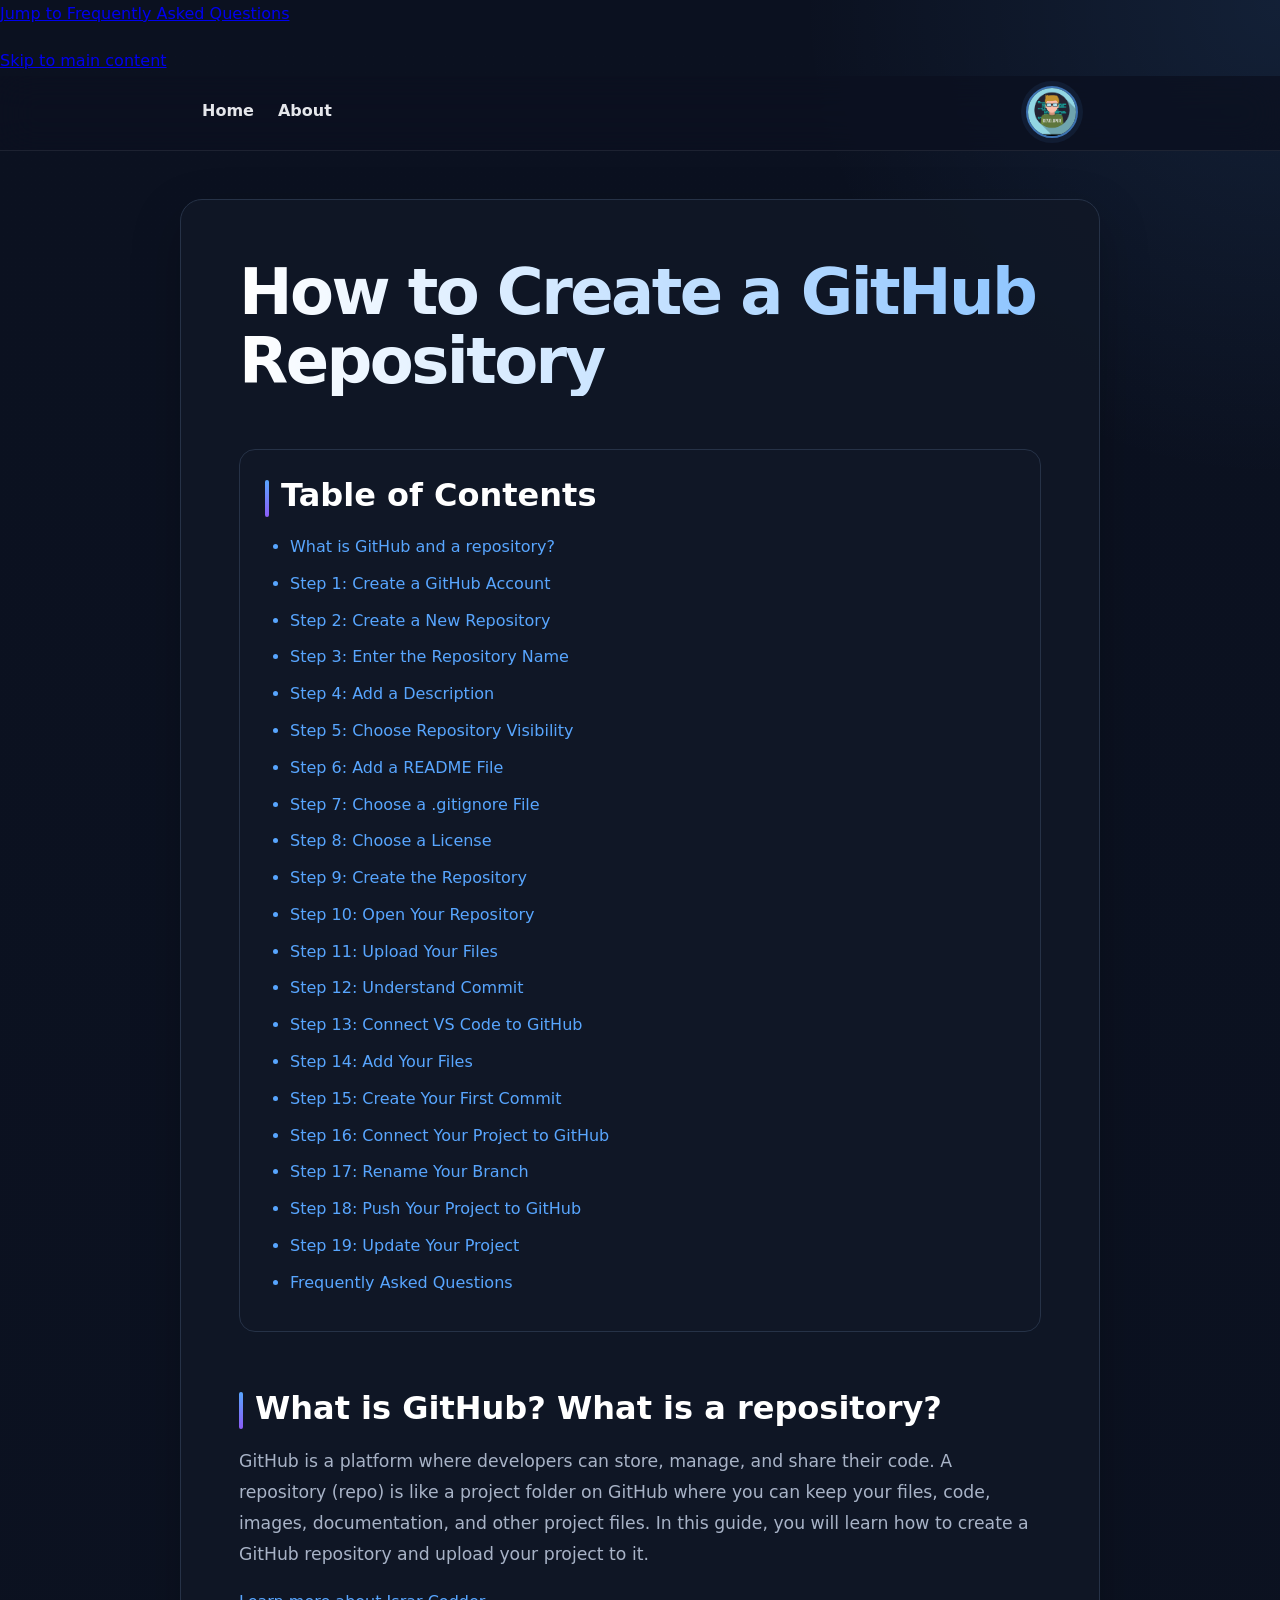
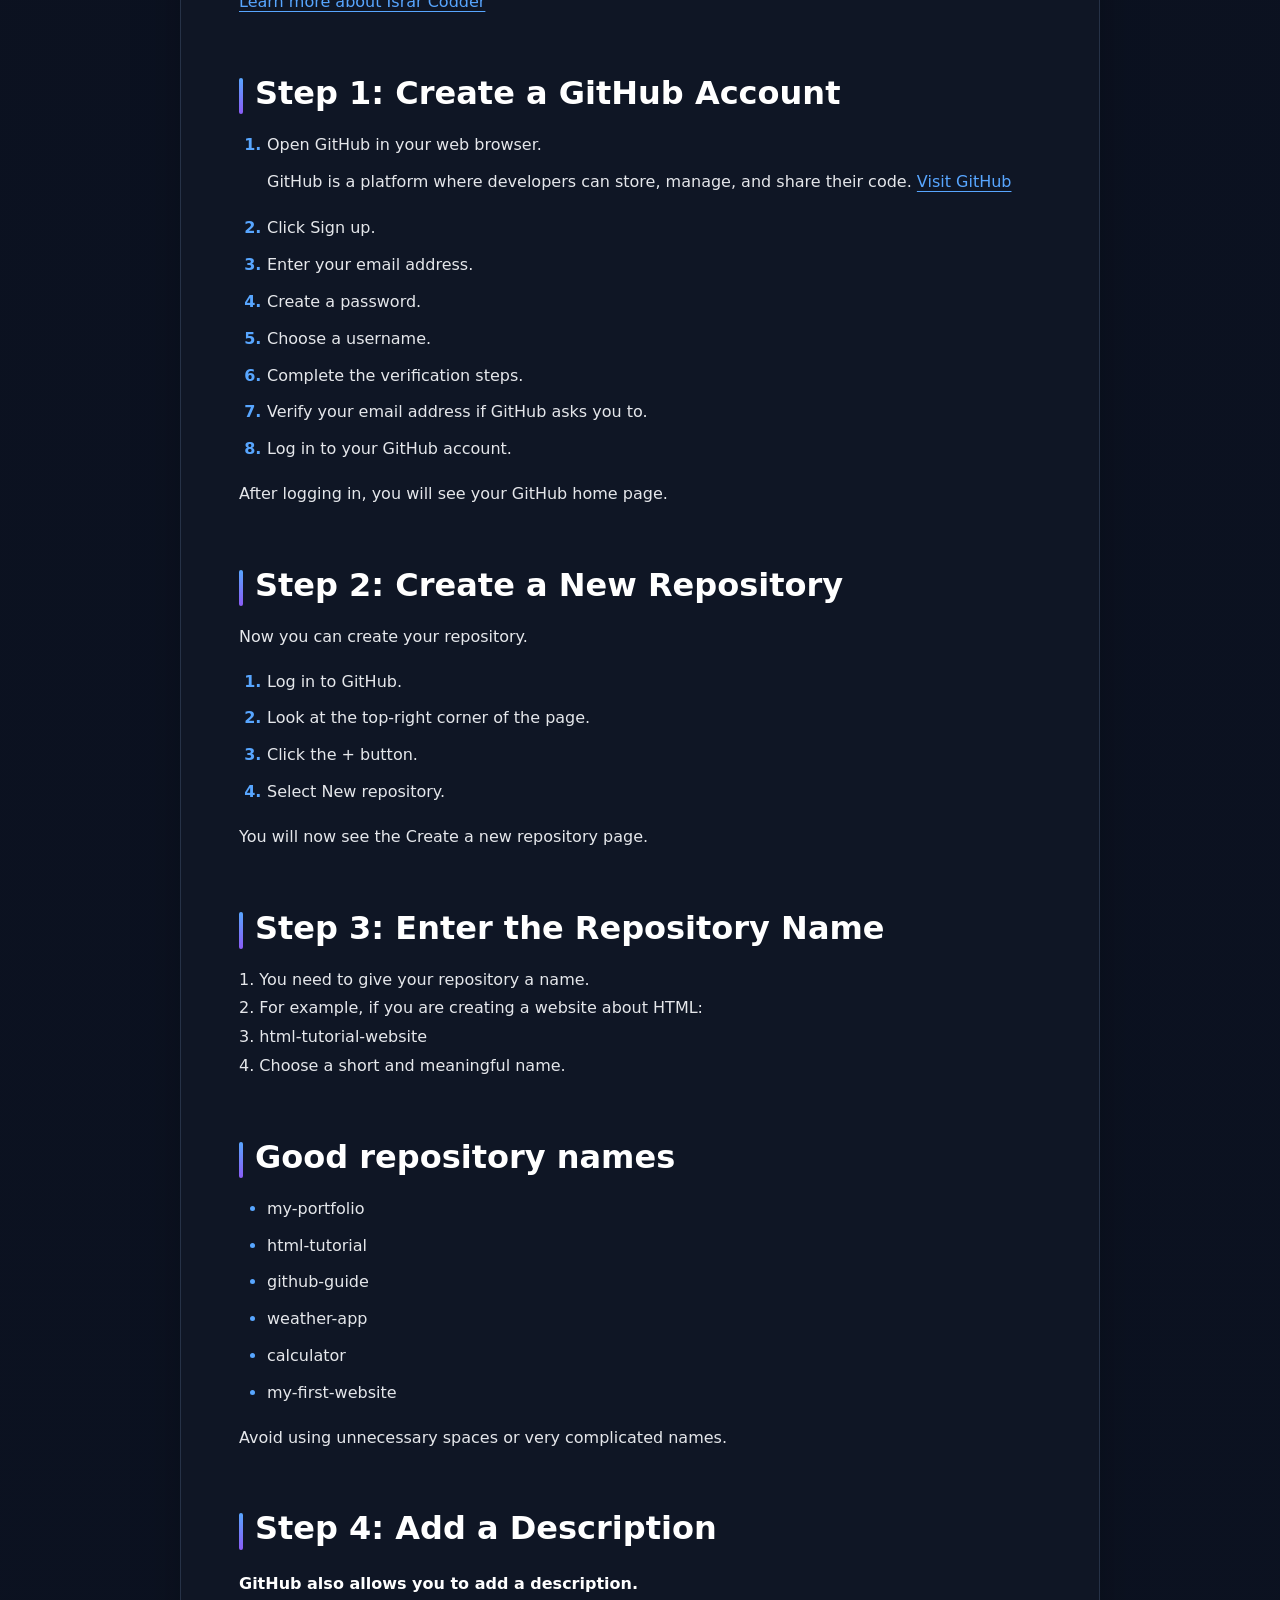
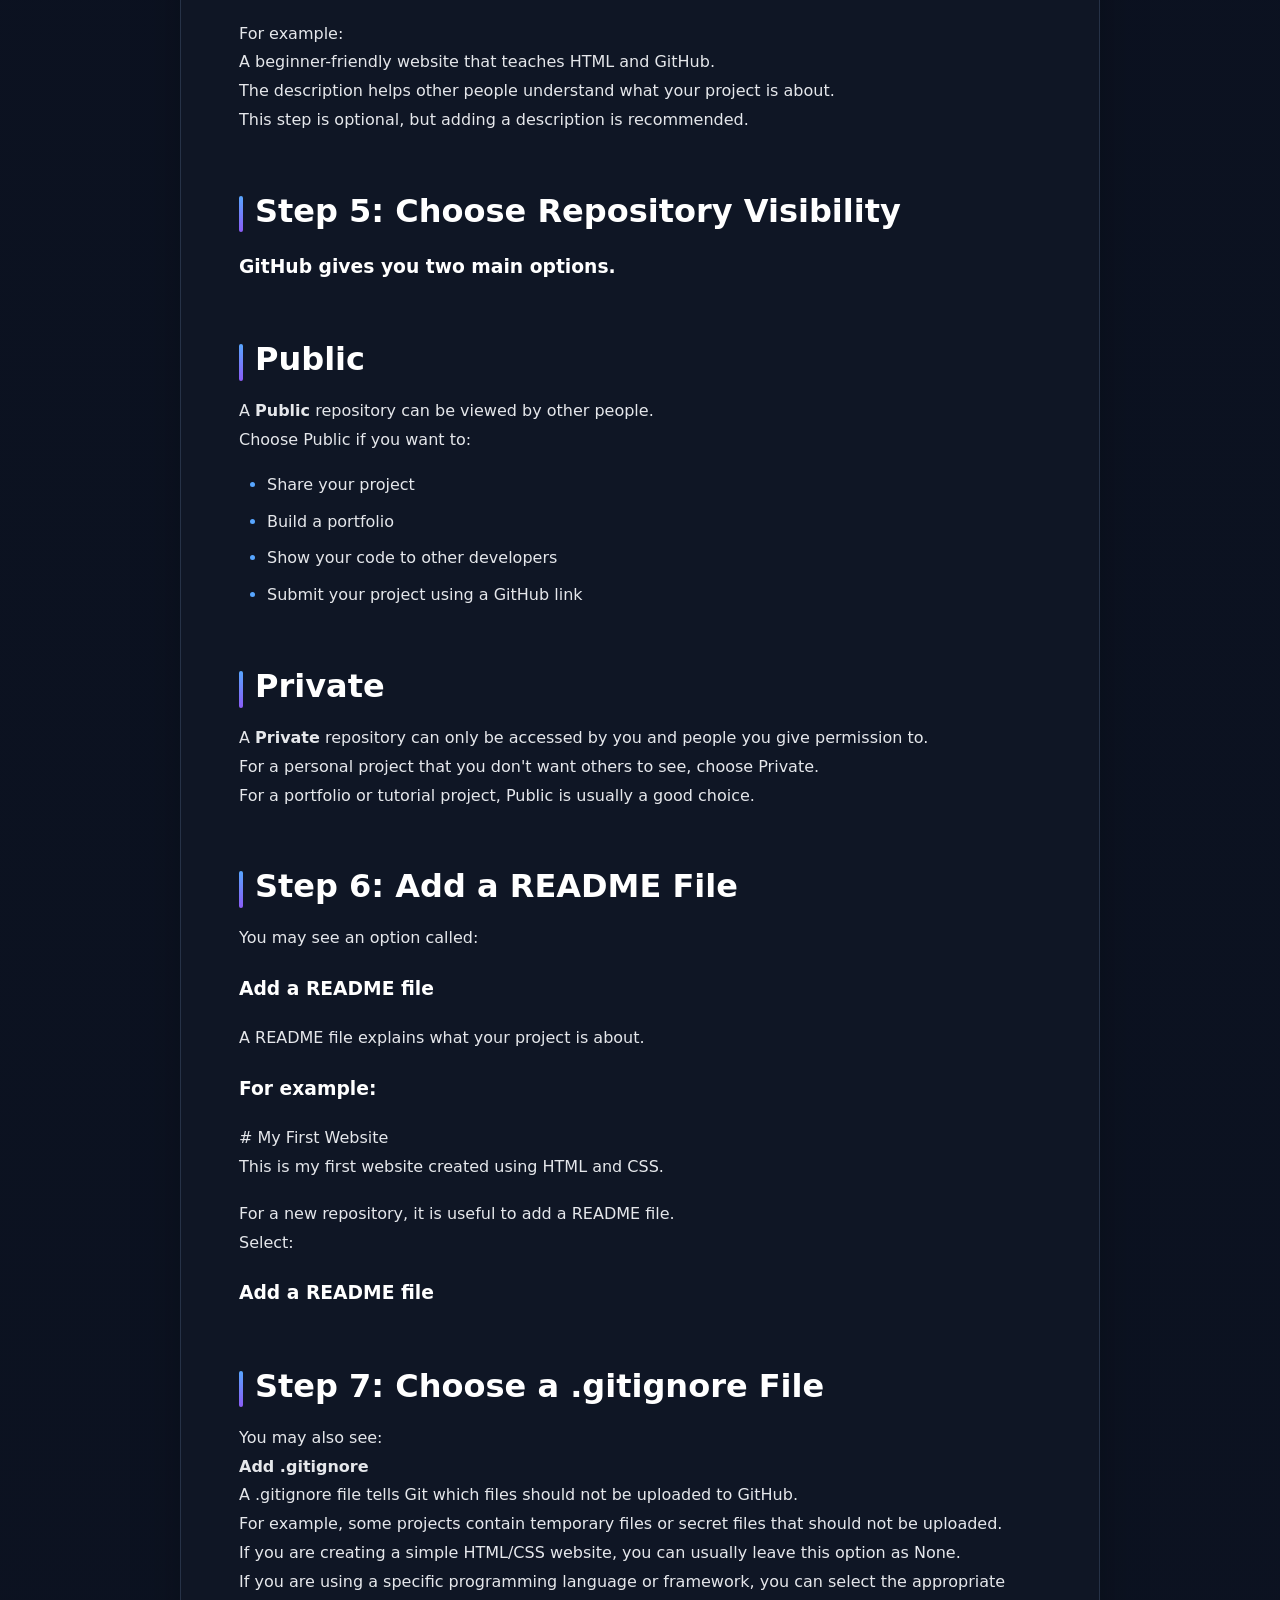
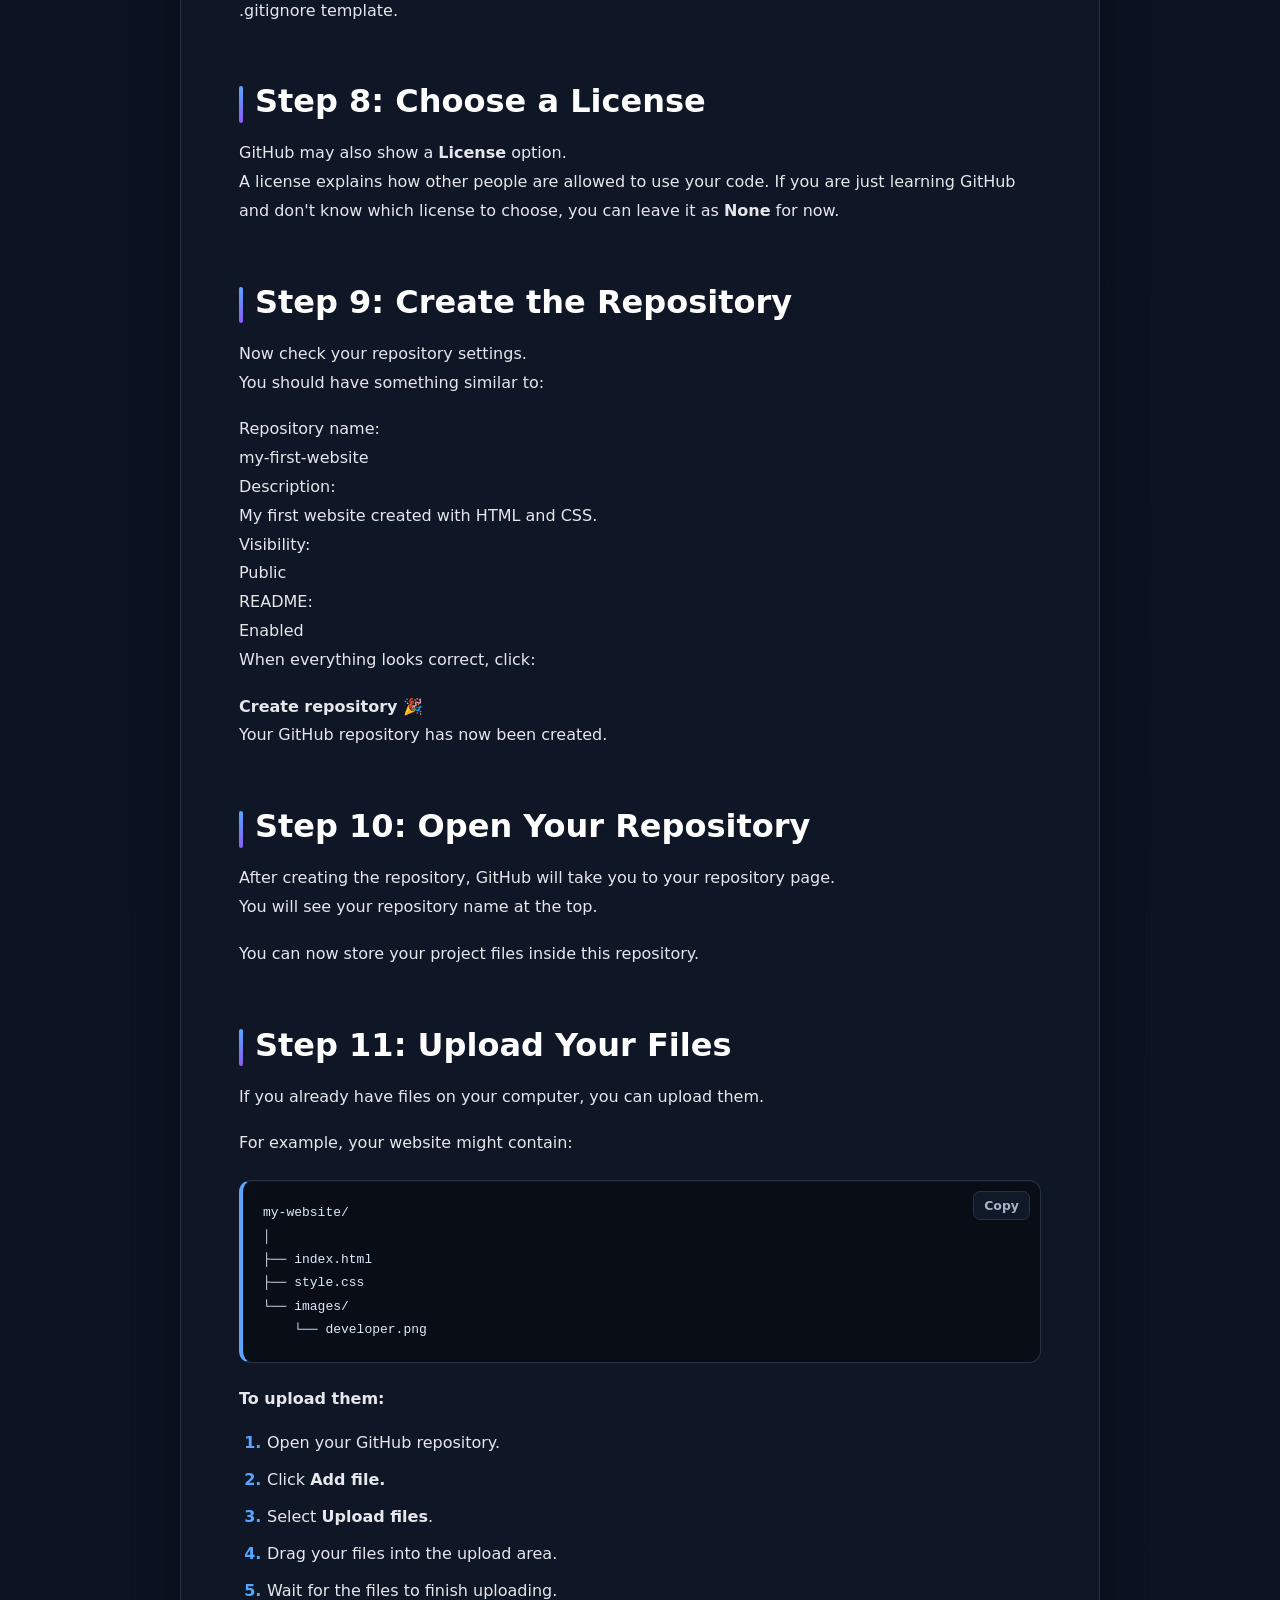
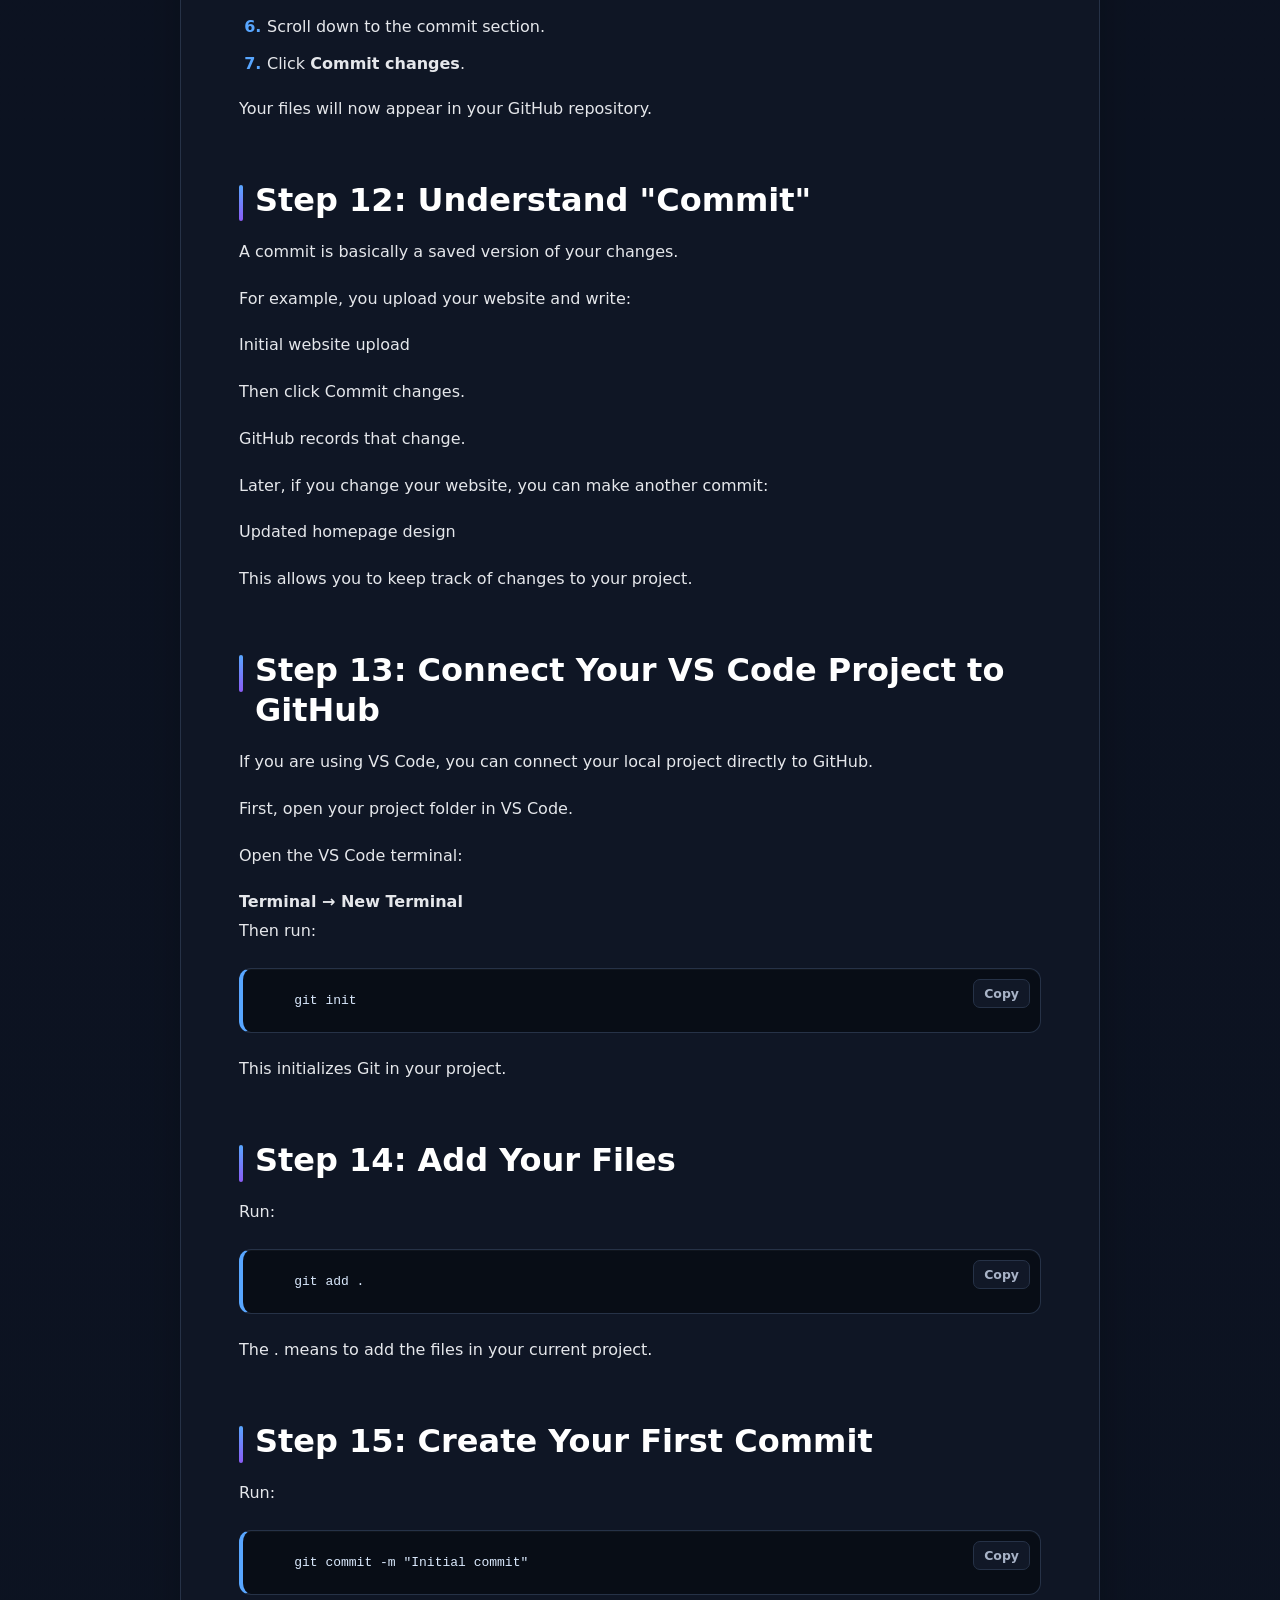
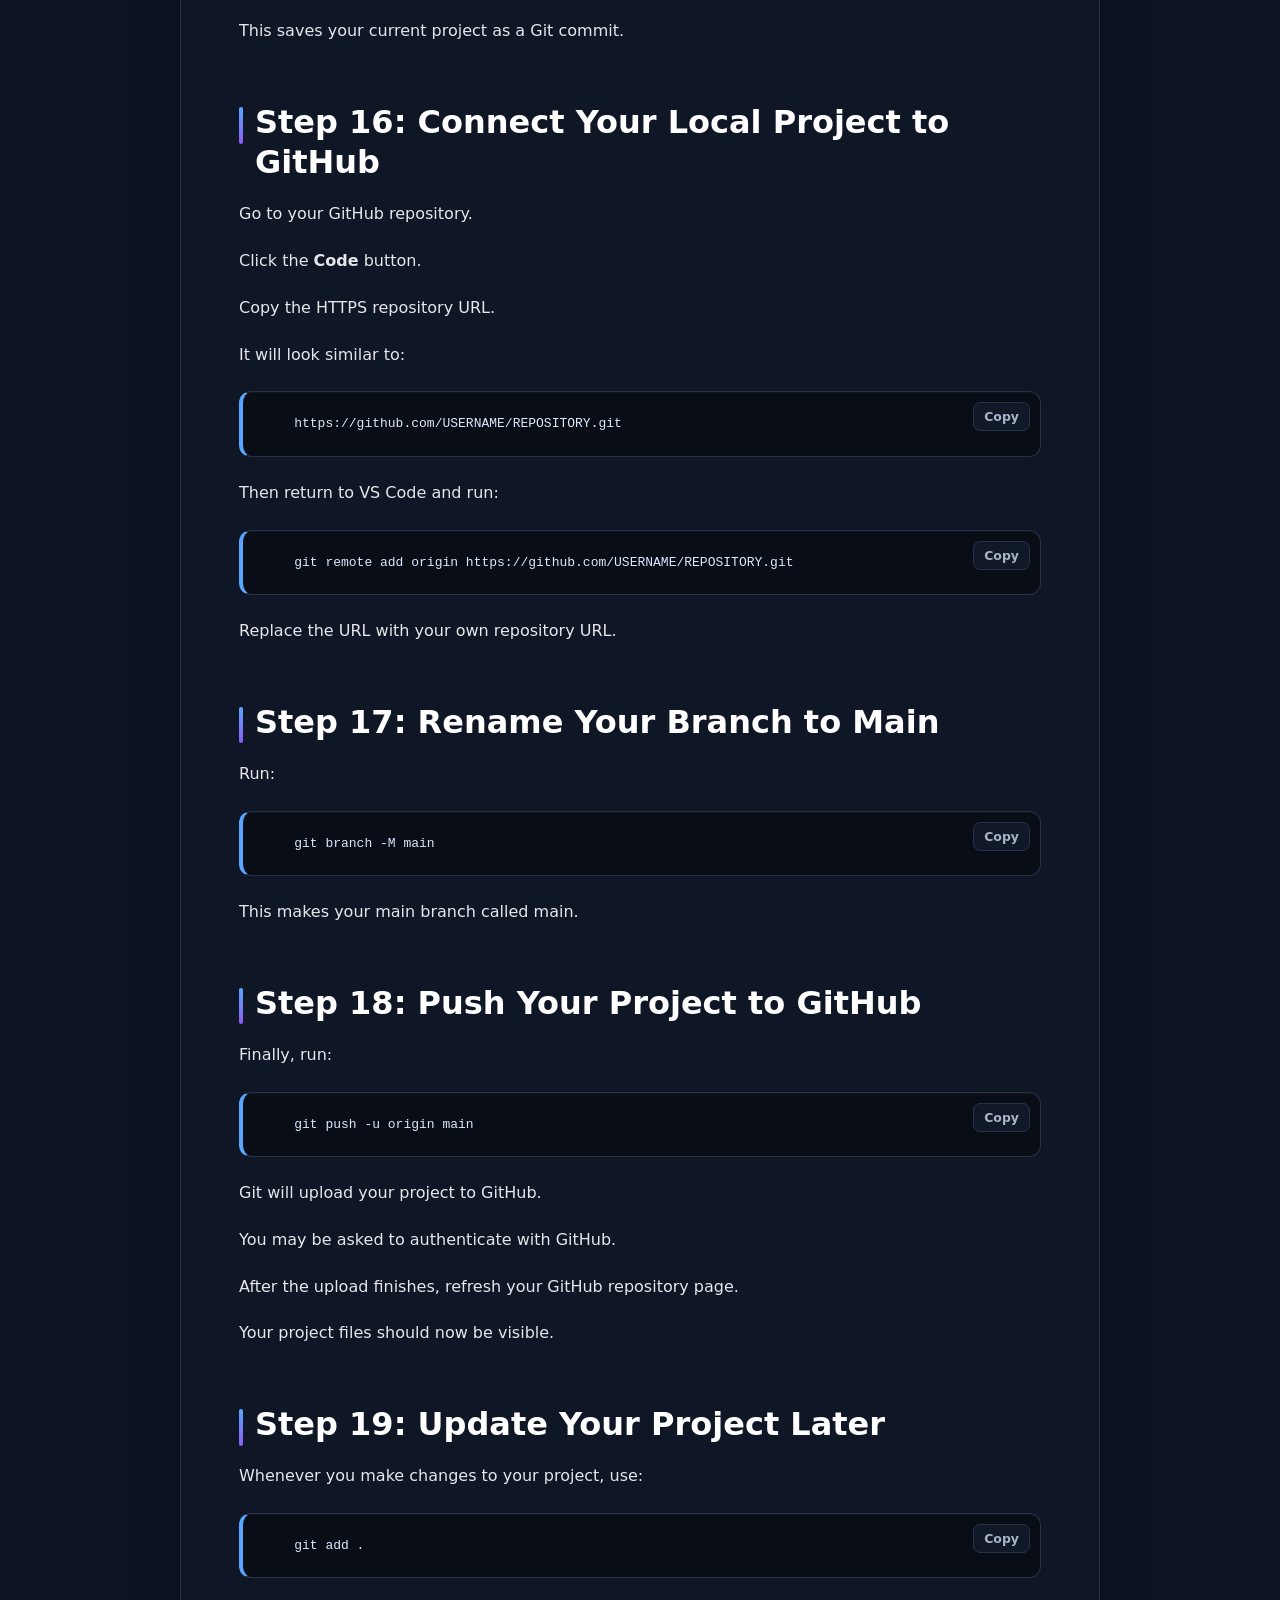
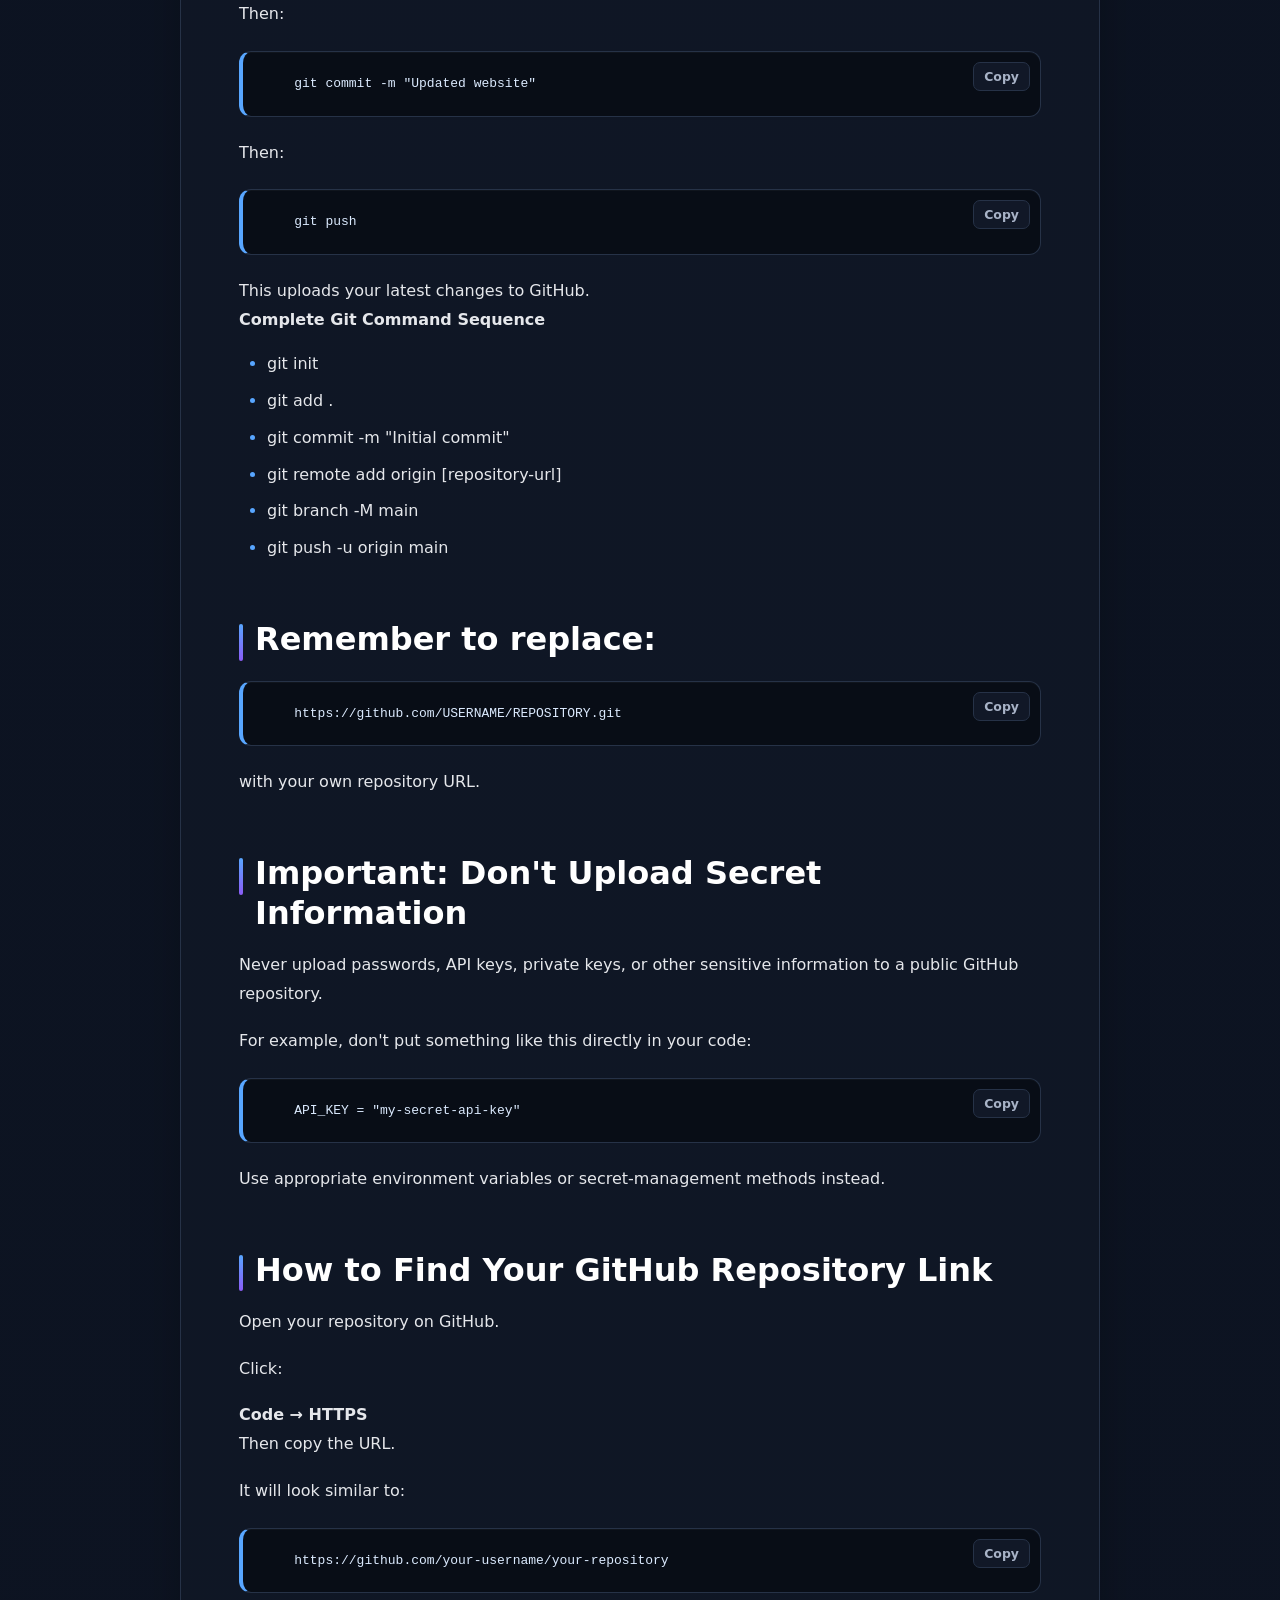
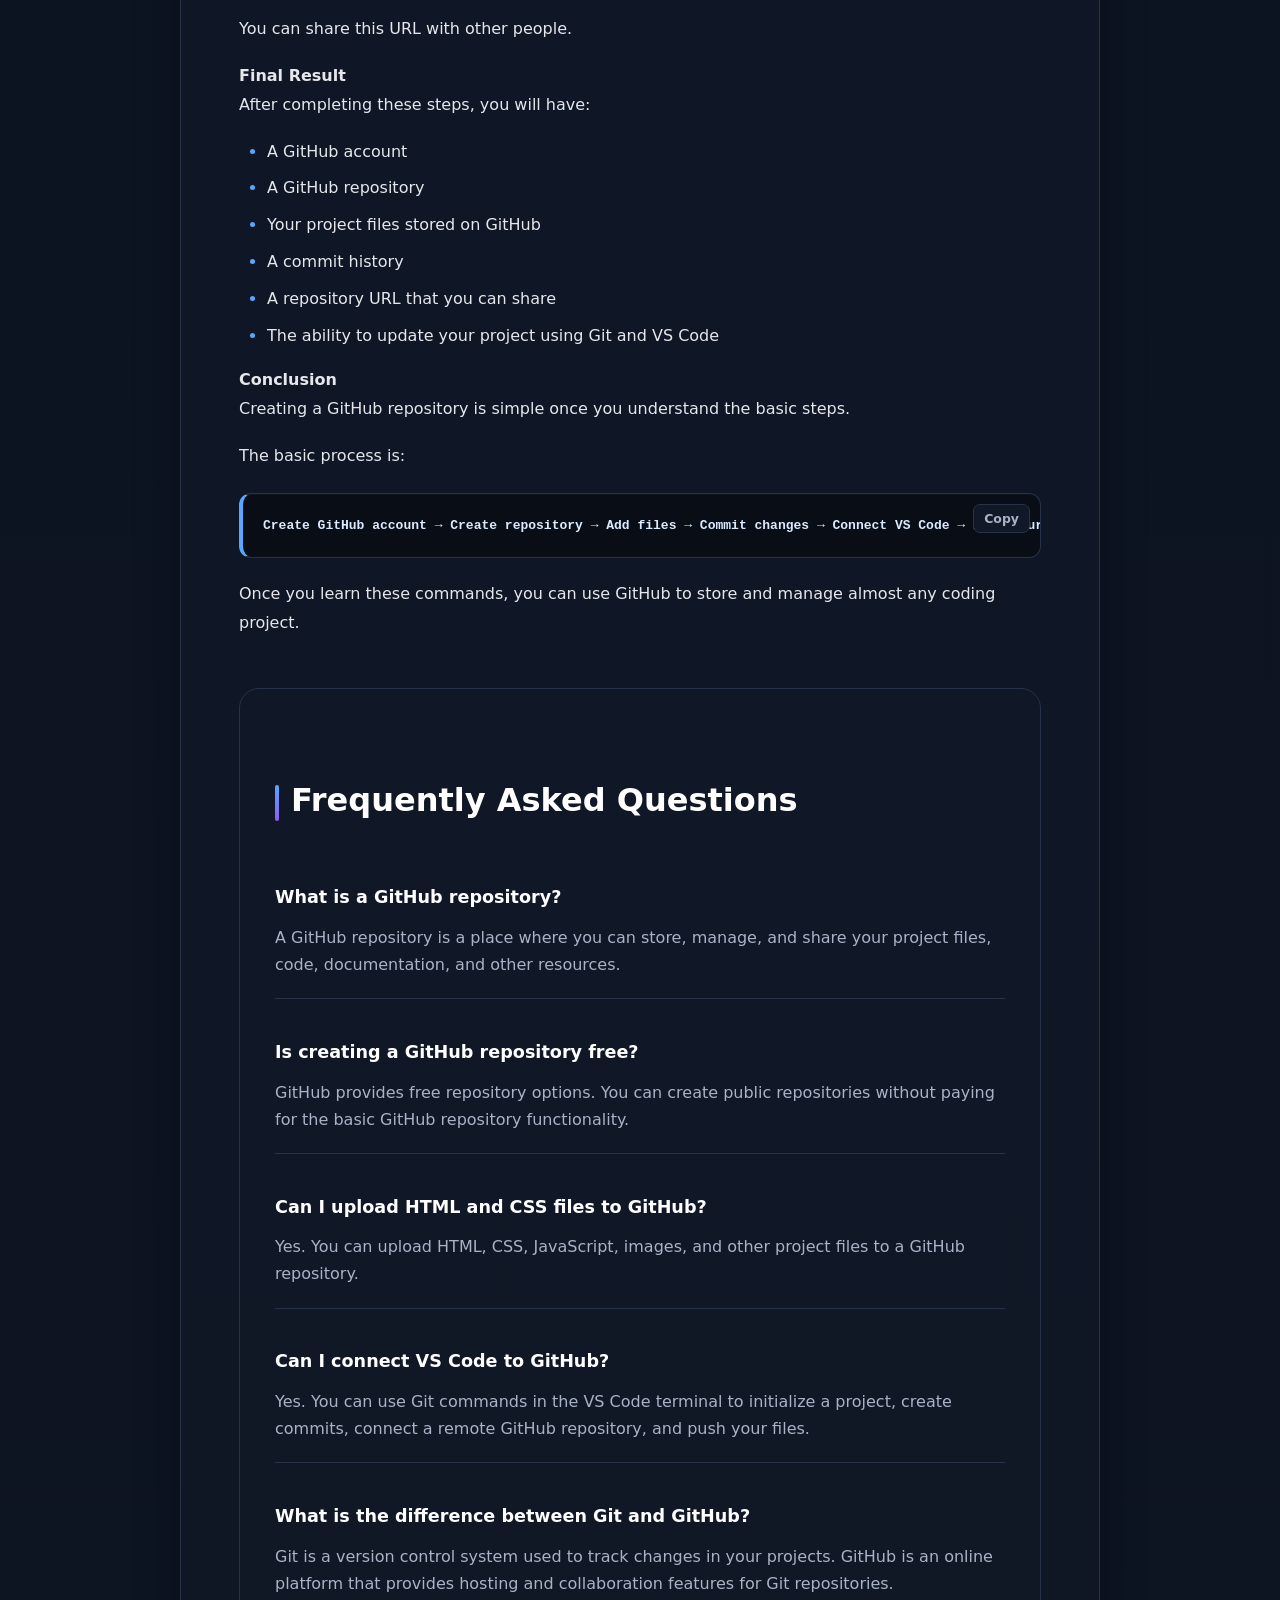
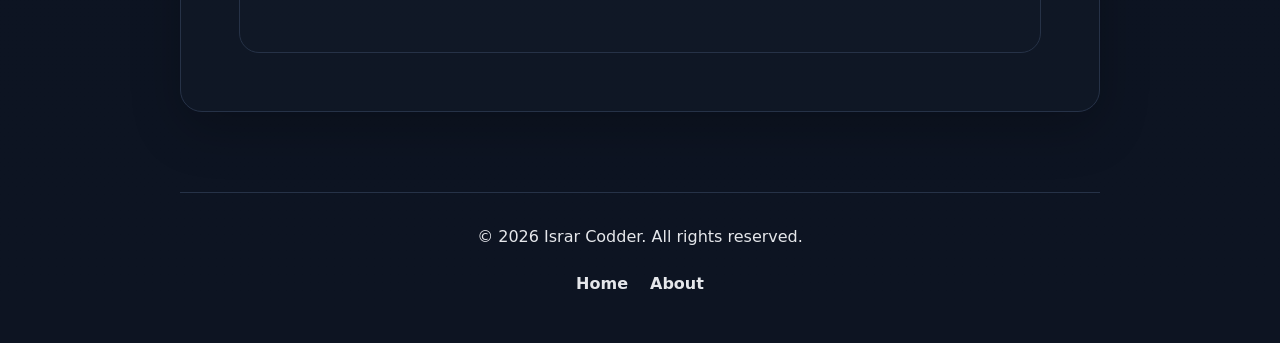
<file: index.html>
<!DOCTYPE html>
<html lang="en">

<head>
    <head>
    <meta charset="UTF-8">

    <meta name="viewport" content="width=device-width, initial-scale=1.0">

    <!-- SEO Title -->
    <title>How to Create a GitHub Repository - Complete Beginner Guide | Israr Codder</title>

    <!-- SEO Description -->
    <meta
        name="description"
        content="Learn how to create a GitHub repository step by step. This beginner-friendly guide explains how to create a repository, add files, use Git, connect VS Code, and push your project to GitHub."
    >

    <!-- Author -->
    <meta name="author" content="Israr Codder">

    <!-- Search Engine Instructions -->
    <meta name="robots" content="index, follow">

    <!-- Canonical URL -->
    <link
        rel="canonical"
        href="https://israrahmednargund-codder.github.io/how-to-make-github-repository/"
    >
    <link rel="icon"
          type="image/png"
          href="https://israrahmednargund-codder.github.io/how-to-make-github-repository/favicon.png">

    <!-- Theme Color -->
    <meta name="theme-color" content="#0d1117">


    <!-- Open Graph -->
    <meta property="og:type" content="article">

    <meta
        property="og:title"
        content="How to Create a GitHub Repository - Complete Beginner Guide"
    >

    <meta
        property="og:description"
        content="Learn how to create a GitHub repository step by step, upload your project, connect VS Code, and manage your project using Git."
    >

    <meta
        property="og:url"
        content="https://israrahmednargund-codder.github.io/how-to-make-github-repository/"
    >

    <meta
        property="og:site_name"
        content="Israr Codder"
    >

    <meta
        property="og:image"
        content="https://israrahmednargund-codder.github.io/how-to-make-github-repository/developer.png"
    >

    <meta
        property="og:image:alt"
        content="Israr Codder developer profile"
    >


    <!-- Twitter / X -->
    <meta
        name="twitter:card"
        content="summary_large_image"
    >

    <meta
        name="twitter:title"
        content="How to Create a GitHub Repository - Israr Codder"
    >

    <meta
        name="twitter:description"
        content="Learn how to create a GitHub repository step by step."
    >

    <meta
        name="twitter:image"
        content="https://israrahmednargund-codder.github.io/how-to-make-github-repository/developer.png"
    >


    <!-- HowTo Structured Data -->
    <script type="application/ld+json">
    {
      "@context": "https://schema.org",
      "@type": "HowTo",
      "name": "How to Create a GitHub Repository",
      "description": "A beginner-friendly step-by-step guide to creating and managing a GitHub repository.",
      "step": [
        {
          "@type": "HowToStep",
          "name": "Create a GitHub Account"
        },
        {
          "@type": "HowToStep",
          "name": "Create a New Repository"
        },
        {
          "@type": "HowToStep",
          "name": "Enter the Repository Name"
        },
        {
          "@type": "HowToStep",
          "name": "Add a Description"
        },
        {
          "@type": "HowToStep",
          "name": "Choose Repository Visibility"
        },
        {
          "@type": "HowToStep",
          "name": "Add a README File"
        },
        {
          "@type": "HowToStep",
          "name": "Choose a .gitignore File"
        },
        {
          "@type": "HowToStep",
          "name": "Choose a License"
        },
        {
          "@type": "HowToStep",
          "name": "Create the Repository"
        },
        {
          "@type": "HowToStep",
          "name": "Upload Your Files"
        },
        {
          "@type": "HowToStep",
          "name": "Connect VS Code to GitHub"
        },
        {
          "@type": "HowToStep",
          "name": "Push Your Project to GitHub"
        }
      ]
    }
    </script>

    <!-- CSS -->
    <link rel="stylesheet" href="style.css">
         <!-- Google AdSense -->
    <script async
        src="https://pagead2.googlesyndication.com/pagead/js/adsbygoogle.js?client=ca-pub-9385559732511611"
        crossorigin="anonymous"></script>


</head>

<body>
    <p>
        <a href="#faq">Jump to Frequently Asked Questions</a>
   </p>
    <script src="script.js" defer></script>
    <a href="#main-content">Skip to main content</a>
    <header>
        <nav aria-label="Main navigation">
            <ul>
                <li><a href="index.html">Home</a></li>
                <li><a href="about.html">About</a></li>
                <img src="developer.png" alt="Israr Codder developer profile" height="60" width="60" loading="lazy">

            </ul>
        </nav>
    </header>
    <main id="main-content">
        <article>
        <h1>
            How to Create a GitHub Repository
        </h1>
            <nav class="table-of-contents" aria-label="Table of contents">

    <h2>Table of Contents</h2>

    <ul>
        <li><a href="#what-is-github">What is GitHub and a repository?</a></li>
        <li><a href="#create-account">Step 1: Create a GitHub Account</a></li>
        <li><a href="#create-repository">Step 2: Create a New Repository</a></li>
        <li><a href="#repository-name">Step 3: Enter the Repository Name</a></li>
        <li><a href="#description">Step 4: Add a Description</a></li>
        <li><a href="#visibility">Step 5: Choose Repository Visibility</a></li>
        <li><a href="#readme">Step 6: Add a README File</a></li>
        <li><a href="#gitignore">Step 7: Choose a .gitignore File</a></li>
        <li><a href="#license">Step 8: Choose a License</a></li>
        <li><a href="#create">Step 9: Create the Repository</a></li>
        <li><a href="#open-repository">Step 10: Open Your Repository</a></li>
        <li><a href="#upload-files">Step 11: Upload Your Files</a></li>
        <li><a href="#commit">Step 12: Understand Commit</a></li>
        <li><a href="#vscode">Step 13: Connect VS Code to GitHub</a></li>
        <li><a href="#add-files">Step 14: Add Your Files</a></li>
        <li><a href="#first-commit">Step 15: Create Your First Commit</a></li>
        <li><a href="#connect-github">Step 16: Connect Your Project to GitHub</a></li>
        <li><a href="#branch">Step 17: Rename Your Branch</a></li>
        <li><a href="#push">Step 18: Push Your Project to GitHub</a></li>
        <li><a href="#update">Step 19: Update Your Project</a></li>
        <li><a href="#faq">Frequently Asked Questions</a></li>
    </ul>

 </nav>
       <h2 id="what-is-github">What is GitHub? What is a repository?</h2>
        <p>
            GitHub is a platform where developers can store, manage, and share their code. A repository (repo) is like a
            project folder on GitHub where you can keep your files, code, images, documentation, and other project
            files.

            In this guide, you will learn how to create a GitHub repository and upload your project to it.
        </p>
        <a href="about.html">Learn more about Israr Codder</a>
       <h2 id="create-account">Step 1: Create a GitHub Account</h2>

        <ol>
            <li>Open GitHub in your web browser.</li>
            <p>
                GitHub is a platform where developers can store, manage, and share their code.
                <a href="https://github.com/" target="_blank" rel="noopener noreferrer">
                    Visit GitHub
                </a>
            </p>
            <li>Click Sign up. </li>
            <li>Enter your email address. </li>
            <li>Create a password. </li>
            <li>Choose a username. </li>
            <li>Complete the verification steps. </li>
            <li>Verify your email address if GitHub asks you to. </li>
            <li>Log in to your GitHub account. </li>
        </ol>
        After logging in, you will see your GitHub home page.
        <h2 id="create-repository">Step 2: Create a New Repository</h2>
        Now you can create your repository.
        <ol>
            <li>Log in to GitHub.</li>
            <li>Look at the top-right corner of the page.</li>
            <li>Click the + button.</li>
            <li>Select New repository.</li>
        </ol>
        You will now see the Create a new repository page.
       <h2 id="repository-name">Step 3: Enter the Repository Name</h2>
        <div>
            1. You need to give your repository a name.
        </div>
        <div>
            2. For example, if you are creating a website about HTML:
        </div>
        <div>
            3. html-tutorial-website
        </div>
        <div>
            4. Choose a short and meaningful name.
        </div>
        <h2>
            Good repository names
        </h2>
        <ul>
            <li>my-portfolio</li>
            <li>html-tutorial</li>
            <li>github-guide</li>
            <li>weather-app</li>
            <li>calculator</li>
            <li>my-first-website</li>
        </ul>

        Avoid using unnecessary spaces or very complicated names.
        <h2 id="description">Step 4: Add a Description</h2>
        <h4>GitHub also allows you to add a description.</h4>
        <div>For example:</div>
        <div>A beginner-friendly website that teaches HTML and GitHub.</div>
        <div>The description helps other people understand what your project is about.</div>
        <div>This step is optional, but adding a description is recommended.</div>
        <h2 id="visibility">Step 5: Choose Repository Visibility</h2>
        <h3>GitHub gives you two main options.</h3>
        <h2>Public</h2>
        A <b>Public</b> repository can be viewed by other people.
        <div>Choose Public if you want to:</div>
        <ul>
            <li>Share your project</li>
            <li>Build a portfolio</li>
            <li>Show your code to other developers</li>
            <li>Submit your project using a GitHub link</li>
        </ul>
        <h2>Private</h2>
        <div>A <b>Private</b> repository can only be accessed by you and people you give permission to.</div>
        <div>For a personal project that you don't want others to see, choose Private.</div>
        <div>For a portfolio or tutorial project, Public is usually a good choice.</div>
        <h2 id="readme">Step 6: Add a README File</h2>
        <div>You may see an option called:</div>
        <h3>Add a README file</h3>
        A README file explains what your project is about.
        <h3>For example:</h3>
        <div># My First Website</div>
        <p>This is my first website created using HTML and CSS.</p>

        For a new repository, it is useful to add a README file.
        <div>Select:</div>
        <h3>Add a README file</h3>
        <h2 id="gitignore">Step 7: Choose a .gitignore File</h2>
        <div>You may also see:</div>
        <div><b>Add .gitignore</b></div>
        <div>A .gitignore file tells Git which files should not be uploaded to GitHub.</div>
        <div>For example, some projects contain temporary files or secret files that should not be uploaded.</div>
        <div>If you are creating a simple HTML/CSS website, you can usually leave this option as None.</div>
        <div>If you are using a specific programming language or framework, you can select the appropriate .gitignore
            template.</div>
        <h2 id="license">Step 8: Choose a License</h2>
        <div>GitHub may also show a <b>License</b> option.</div>
        A license explains how other people are allowed to use your code.
        If you are just learning GitHub and don't know which license to choose, you can leave it as <b>None</b> for now.
        <h2 id="create">Step 9: Create the Repository</h2>
        <div>Now check your repository settings.</div>
        <p>You should have something similar to:</p>
        <div>Repository name:</div>
        <div>my-first-website</div>
        <div>Description:</div>
        <div>My first website created with HTML and CSS.</div>
        <div>Visibility:</div>
        <div>Public</div>
        <div>README:</div>
        <div>Enabled</div>
        <p>When everything looks correct, click:</p>
        <b>Create repository 🎉</b>
        <p>Your GitHub repository has now been created.</p>
        <h2 id="open-repository">Step 10: Open Your Repository</h2>
        <div>After creating the repository, GitHub will take you to your repository page.</div>
        <p>You will see your repository name at the top.</p>
        <div>You can now store your project files inside this repository.</div>
        <h2 id="upload-files">Step 11: Upload Your Files</h2>
        <p>If you already have files on your computer, you can upload them.</p>
        <div>For example, your website might contain:</div>
        <pre>
my-website/
│
├── index.html
├── style.css
└── images/
    └── developer.png
</pre>
        <b>To upload them:</b>
        <ol>
            <li>Open your GitHub repository.</li>
            <li>Click <b>Add file.</b></li>
            <li>Select <b>Upload files</b>.</li>
            <li>Drag your files into the upload area.</li>
            <li>Wait for the files to finish uploading.</li>
            <li>Scroll down to the commit section.</li>
            <li>Click <b>Commit changes</b>.</li>
        </ol>
        <p>Your files will now appear in your GitHub repository.</p>
        <h2>Step 12: Understand "Commit"</h2>
        <p>A commit is basically a saved version of your changes.</p>
        <p>For example, you upload your website and write:</p>
        <p>Initial website upload</p>
        <p>Then click Commit changes.</p>
        <p>GitHub records that change.</p>
        <p>Later, if you change your website, you can make another commit:</p>
        <p>Updated homepage design</p>
        <p>This allows you to keep track of changes to your project.</p>
        <h2>Step 13: Connect Your VS Code Project to GitHub</h2>
        <p>If you are using VS Code, you can connect your local project directly to GitHub.</p>
        <p>First, open your project folder in VS Code.</p>
        <p>Open the VS Code terminal:</p>
        <b>Terminal → New Terminal</b>
        <div>Then run:</div>
        <pre>
    git init
</pre>
        <p>This initializes Git in your project.</p>
        <h2>Step 14: Add Your Files</h2>
        <p>Run:</p>
        <pre>
    git add .
</pre>
        <div>The . means to add the files in your current project.</div>
        <h2>Step 15: Create Your First Commit</h2>
        <p>Run:</p>
        <pre>
    git commit -m "Initial commit"
</pre>
        <p>This saves your current project as a Git commit.</p>
        <h2>Step 16: Connect Your Local Project to GitHub</h2>
        <p>Go to your GitHub repository.</p>
        <p>Click the <b>Code</b> button.</p>
        <p>Copy the HTTPS repository URL.</p>
        <p>It will look similar to:</p>
        <pre>
    https://github.com/USERNAME/REPOSITORY.git
</pre>
        <p>Then return to VS Code and run:</p>
        <pre>
    git remote add origin https://github.com/USERNAME/REPOSITORY.git
</pre>
        <p>Replace the URL with your own repository URL.</p>
        <h2>Step 17: Rename Your Branch to Main</h2>
        <p>Run:</p>
        <pre>
    git branch -M main
</pre>
        <p>This makes your main branch called main.</p>
        <h2>Step 18: Push Your Project to GitHub</h2>
        <p>Finally, run:</p>
        <pre>
    git push -u origin main
</pre>
        <p>Git will upload your project to GitHub.</p>
        <p>You may be asked to authenticate with GitHub.</p>
        <p>After the upload finishes, refresh your GitHub repository page.</p>
        <p>Your project files should now be visible.</p>
        <h2>Step 19: Update Your Project Later</h2>
        <p>Whenever you make changes to your project, use:</p>
        <pre>
    git add .
</pre>
        <p>Then:</p>
        <pre>
    git commit -m "Updated website"
</pre>
        <P>
            Then:
        </P>
        <pre>
    git push
</pre>
        <div>This uploads your latest changes to GitHub.</div>
        <b>Complete Git Command Sequence</b>
        <ul>
            <li>git init</li>
            <li>git add .</li>
            <li>git commit -m "Initial commit"</li>
            <li>git remote add origin [repository-url]</li>
            <li>git branch -M main</li>
            <li>git push -u origin main</li>
        </ul>
        <h2>Remember to replace:</h2>
        <pre>
    https://github.com/USERNAME/REPOSITORY.git
</pre>
        <div>with your own repository URL.</div>
        <h2>Important: Don't Upload Secret Information</h2>
        <p>Never upload passwords, API keys, private keys, or other sensitive information to a public GitHub repository.
        </p>
        <div>For example, don't put something like this directly in your code:</div>
        <pre>
    API_KEY = "my-secret-api-key"
</pre>
        <p>Use appropriate environment variables or secret-management methods instead.</p>
        <h2>How to Find Your GitHub Repository Link</h2>
        <p>Open your repository on GitHub.</p>
        <p>Click:</p>
        <b>Code → HTTPS</b>
        <p>Then copy the URL.</p>
        <p>It will look similar to:</p>
        <pre>
    https://github.com/your-username/your-repository
</pre>
        <p>You can share this URL with other people.</p>
        <b>Final Result</b>
        <p>After completing these steps, you will have:</p>
        <ul>
            <li>A GitHub account</li>
            <li>A GitHub repository</li>
            <li>Your project files stored on GitHub</li>
            <li>A commit history</li>
            <li>A repository URL that you can share</li>
            <li>The ability to update your project using Git and VS Code</li>
        </ul>
        <b>Conclusion</b>
        <p>Creating a GitHub repository is simple once you understand the basic steps.</p>
        <p>The basic process is:</p>
        <pre><b>Create GitHub account → Create repository → Add files → Commit changes → Connect VS Code → Push your project</b></pre>
        <p>Once you learn these commands, you can use GitHub to store and manage almost any coding project.</p>
        <section class="faq" id="faq">

    <h2>Frequently Asked Questions</h2>

    <div class="faq-item">
        <h3>What is a GitHub repository?</h3>
        <p>
            A GitHub repository is a place where you can store,
            manage, and share your project files, code, documentation,
            and other resources.
        </p>
    </div>

    <div class="faq-item">
        <h3>Is creating a GitHub repository free?</h3>
        <p>
            GitHub provides free repository options. You can create
            public repositories without paying for the basic GitHub
            repository functionality.
        </p>
    </div>

    <div class="faq-item">
        <h3>Can I upload HTML and CSS files to GitHub?</h3>
        <p>
            Yes. You can upload HTML, CSS, JavaScript, images, and
            other project files to a GitHub repository.
        </p>
    </div>

    <div class="faq-item">
        <h3>Can I connect VS Code to GitHub?</h3>
        <p>
            Yes. You can use Git commands in the VS Code terminal
            to initialize a project, create commits, connect a
            remote GitHub repository, and push your files.
        </p>
    </div>

    <div class="faq-item">
        <h3>What is the difference between Git and GitHub?</h3>
        <p>
            Git is a version control system used to track changes
            in your projects. GitHub is an online platform that
            provides hosting and collaboration features for Git
            repositories.
        </p>
    </div>

</section>


        </article>
    </main>
    <footer>
        <p>&copy; 2026 Israr Codder. All rights reserved.</p>
        <nav aria-label="Footer navigation">
            <a href="index.html">Home</a>
            <a href="about.html">About</a>
        </nav>
    </footer>

</body>

</html>
</file>
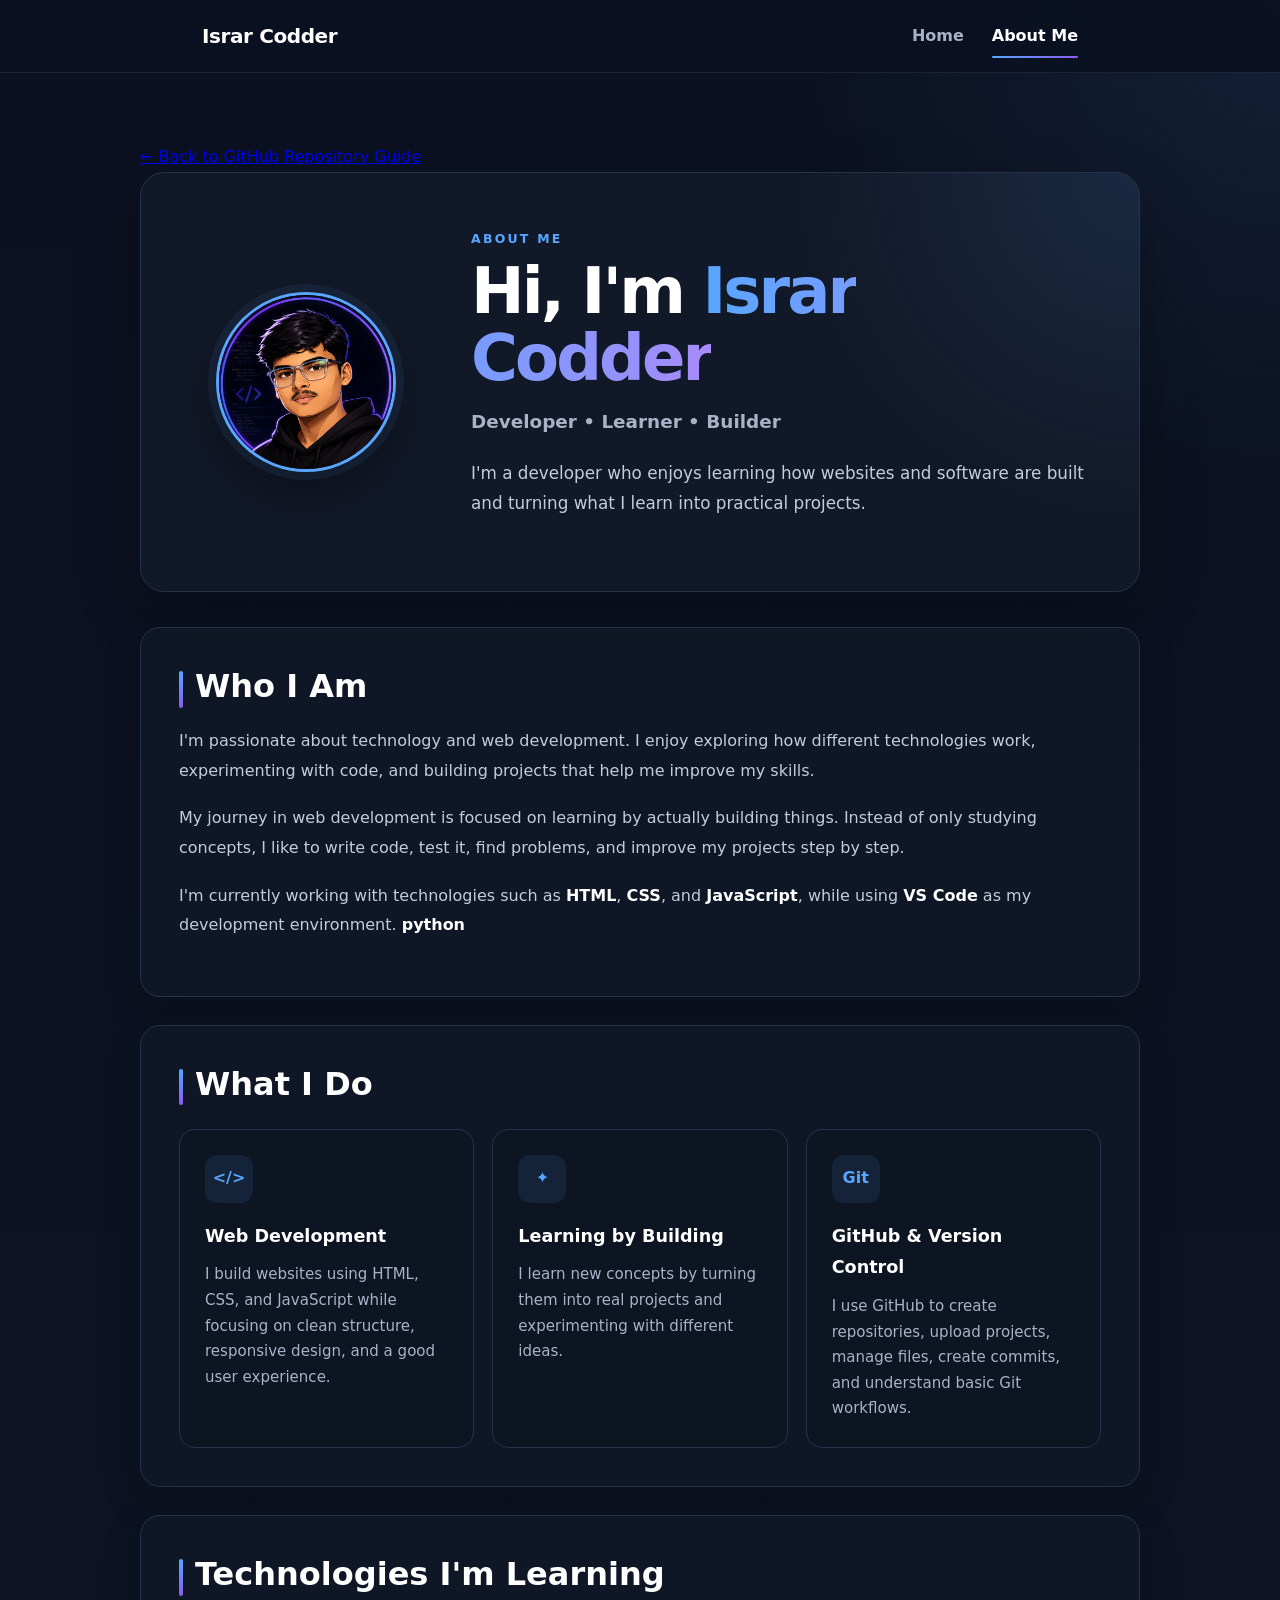
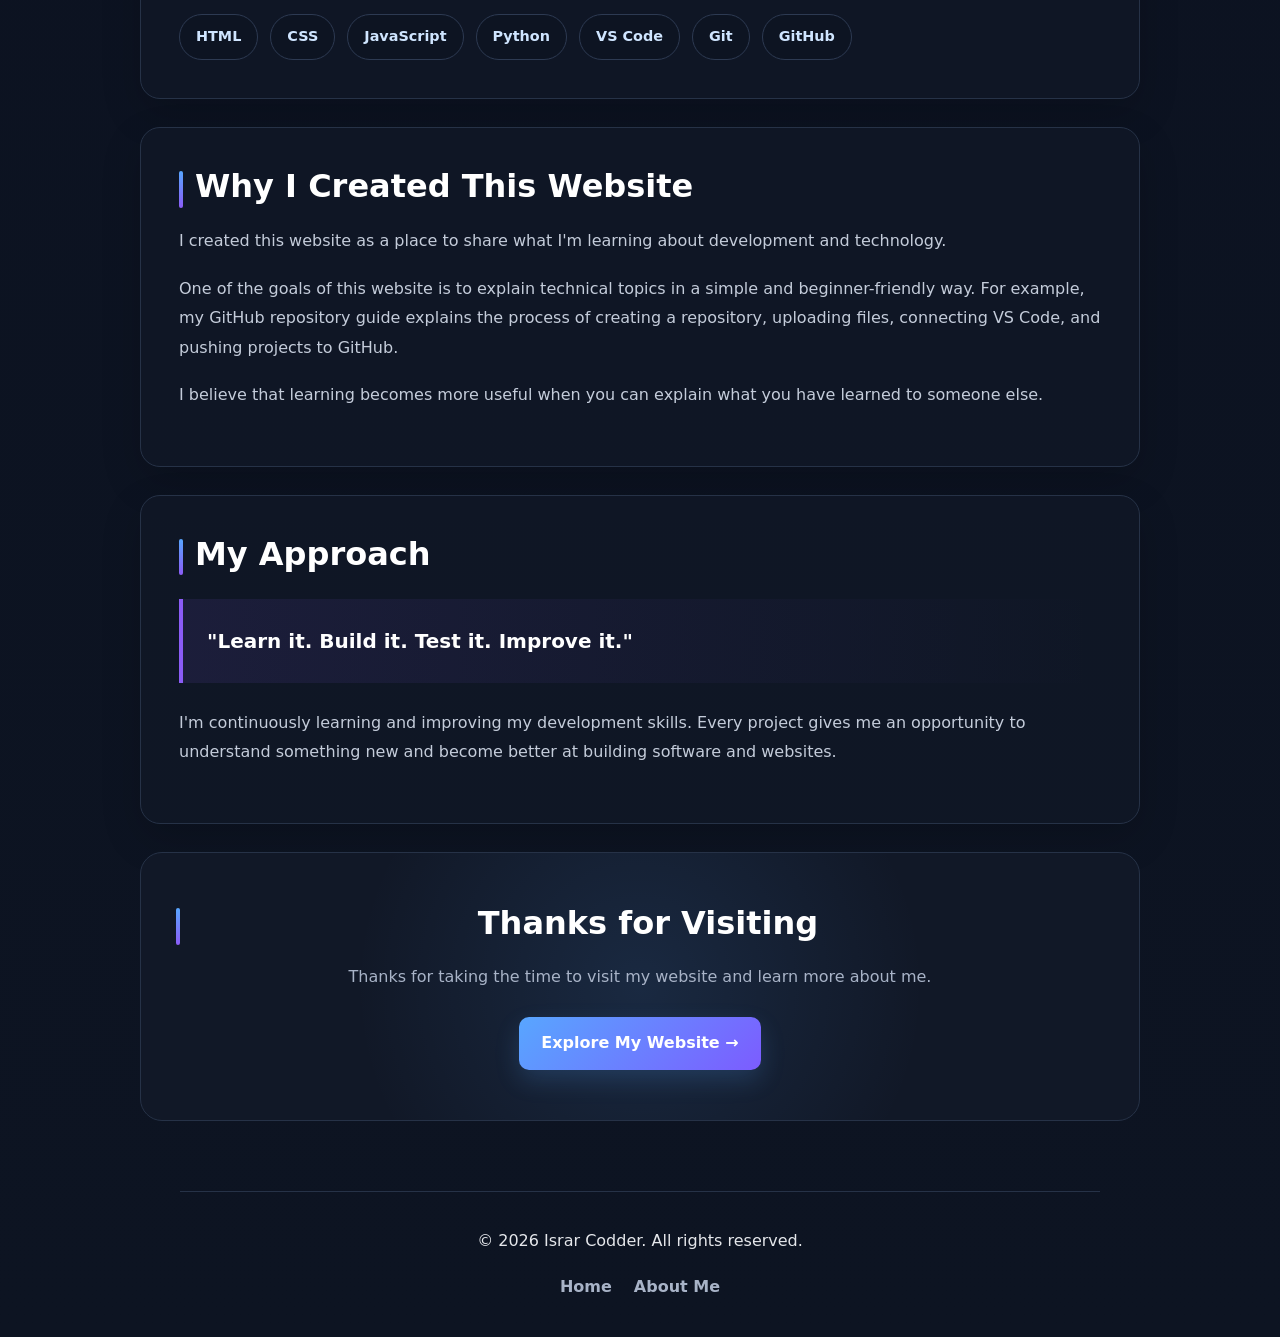
<file: about.html>
<!DOCTYPE html>
<html lang="en">

<head>
    <meta charset="UTF-8">
    <meta name="viewport" content="width=device-width, initial-scale=1.0">

    <title>About Me - Israr Codder</title>

    <meta name="description"
        content="Learn more about Israr Codder, a developer learning and building websites with HTML, CSS, JavaScript, VS Code, and GitHub.">

    <meta name="author" content="Israr Codder">

    <meta name="robots" content="index, follow">

    <link rel="icon" type="image/png" href="favicon.png">

    <link rel="stylesheet" href="style.css">
</head>


<body>

    <!-- Navigation -->

    <header class="about-header">

        <nav class="about-nav" aria-label="Main navigation">

            <a href="index.html" class="nav-logo">
                Israr Codder
            </a>

            <div class="nav-links">

                <a href="index.html">
                    Home
                </a>

                <a href="about.html" class="active">
                    About Me
                </a>

            </div>

        </nav>

    </header>


    <!-- Main Content -->

    <main class="about-main">

        <!-- Hero -->
        <a href="index.html">← Back to GitHub Repository Guide</a>

        <section class="about-hero">

            <div class="about-image-container">

                <img src="favicon.png" alt="Israr Codder developer profile" class="about-image" width="180"
                    height="180">

            </div>


            <div class="about-intro">

                <p class="about-label">
                    ABOUT ME
                </p>

                <h1>
                    Hi, I'm <span>Israr Codder</span>
                </h1>

                <p class="about-subtitle">
                    Developer • Learner • Builder
                </p>

                <p class="about-description">
                    I'm a developer who enjoys learning how websites and
                    software are built and turning what I learn into
                    practical projects.
                </p>

            </div>

        </section>


        <!-- About Me -->

        <section class="about-section">

            <h2>
                Who I Am
            </h2>

            <p>
                I'm passionate about technology and web development.
                I enjoy exploring how different technologies work,
                experimenting with code, and building projects that help
                me improve my skills.
            </p>

            <p>
                My journey in web development is focused on learning by
                actually building things. Instead of only studying
                concepts, I like to write code, test it, find problems,
                and improve my projects step by step.
            </p>

            <p>
                I'm currently working with technologies such as
                <strong>HTML</strong>, <strong>CSS</strong>, and
                <strong>JavaScript</strong>, while using
                <strong>VS Code</strong> as my development environment.
                <strong>python</strong>
            </p>

        </section>


        <!-- What I Do -->

        <section class="about-section">

            <h2>
                What I Do
            </h2>

            <div class="about-cards">

                <div class="about-card">

                    <div class="card-icon">
                        &lt;/&gt;
                    </div>

                    <h3>
                        Web Development
                    </h3>

                    <p>
                        I build websites using HTML, CSS, and JavaScript
                        while focusing on clean structure, responsive
                        design, and a good user experience.
                    </p>

                </div>


                <div class="about-card">

                    <div class="card-icon">
                        ✦
                    </div>

                    <h3>
                        Learning by Building
                    </h3>

                    <p>
                        I learn new concepts by turning them into real
                        projects and experimenting with different ideas.
                    </p>

                </div>


                <div class="about-card">

                    <div class="card-icon">
                        Git
                    </div>

                    <h3>
                        GitHub & Version Control
                    </h3>

                    <p>
                        I use GitHub to create repositories, upload
                        projects, manage files, create commits, and
                        understand basic Git workflows.
                    </p>

                </div>

            </div>

        </section>


        <!-- Skills -->

        <section class="about-section">

            <h2>
                Technologies I'm Learning
            </h2>

            <div class="skills">

                <span>HTML</span>

                <span>CSS</span>

                <span>JavaScript</span>

                <span>Python</span>

                <span>VS Code</span>

                <span>Git</span>

                <span>GitHub</span>

            </div>

        </section>


        <!-- Website Purpose -->

        <section class="about-section">

            <h2>
                Why I Created This Website
            </h2>

            <p>
                I created this website as a place to share what I'm
                learning about development and technology.
            </p>

            <p>
                One of the goals of this website is to explain technical
                topics in a simple and beginner-friendly way. For example,
                my GitHub repository guide explains the process of creating
                a repository, uploading files, connecting VS Code, and
                pushing projects to GitHub.
            </p>

            <p>
                I believe that learning becomes more useful when you can
                explain what you have learned to someone else.
            </p>

        </section>


        <!-- Philosophy -->

        <section class="about-section about-philosophy">

            <h2>
                My Approach
            </h2>

            <blockquote>
                "Learn it. Build it. Test it. Improve it."
            </blockquote>

            <p>
                I'm continuously learning and improving my development
                skills. Every project gives me an opportunity to understand
                something new and become better at building software and
                websites.
            </p>

        </section>


        <!-- Contact -->

        <section class="about-contact">

            <h2>
                Thanks for Visiting
            </h2>

            <p>
                Thanks for taking the time to visit my website and learn
                more about me.
            </p>

            <a href="index.html" class="about-button">
                Explore My Website →
            </a>

        </section>

    </main>


    <!-- Footer -->

    <footer class="about-footer">

        <p>
            &copy; 2026 Israr Codder. All rights reserved.
        </p>

        <div>

            <a href="index.html">
                Home
            </a>

            <a href="about.html">
                About Me
            </a>

        </div>

    </footer>


    <script src="script.js" defer></script>

</body>

</html>
</file>
<file: style.css>
/* ================================
   Israr Codder - Professional Style
   ================================ */

:root {
    --bg: #0b1120;
    --surface: #111827;
    --surface-2: #172033;
    --text: #e5e7eb;
    --muted: #a8b3c7;
    --heading: #ffffff;
    --accent: #58a6ff;
    --accent-2: #8b5cf6;
    --border: #263247;
    --code-bg: #080d16;
    --shadow: 0 18px 50px rgba(0, 0, 0, 0.22);
    --radius: 16px;
    --max-width: 920px;
}

* {
    box-sizing: border-box;
}

html {
    scroll-behavior: smooth;
    scroll-padding-top: 90px;
}

body {
    margin: 0;
    background:
        radial-gradient(circle at top right, rgba(88, 166, 255, 0.10), transparent 30rem),
        linear-gradient(180deg, #0b1120 0%, #0d1422 100%);
    color: var(--text);
    font-family: Inter, ui-sans-serif, system-ui, -apple-system, BlinkMacSystemFont,
        "Segoe UI", sans-serif;
    line-height: 1.8;
    min-height: 100vh;
}

/* Accessibility */
a:focus-visible,
button:focus-visible {
    outline: 3px solid var(--accent);
    outline-offset: 4px;
    border-radius: 6px;
}

body > a:first-child {
    position: fixed;
    top: -60px;
    left: 16px;
    z-index: 9999;
    padding: 10px 16px;
    background: var(--accent);
    color: #06101e;
    font-weight: 800;
    text-decoration: none;
    transition: top 0.2s ease;
}

body > a:first-child:focus {
    top: 16px;
}

/* Header */
header {
    position: sticky;
    top: 0;
    z-index: 1000;
    background: rgba(11, 17, 32, 0.82);
    border-bottom: 1px solid rgba(255, 255, 255, 0.08);
    backdrop-filter: blur(18px);
    -webkit-backdrop-filter: blur(18px);
}

header nav {
    max-width: var(--max-width);
    min-height: 74px;
    margin: auto;
    padding: 10px 22px;
}

header nav ul {
    display: flex;
    align-items: center;
    justify-content: flex-start;
    gap: 24px;
    margin: 0;
    padding: 0;
    list-style: none;
}

header nav li {
    margin: 0;
}

header nav a,
footer a {
    color: var(--text);
    text-decoration: none;
    font-weight: 700;
    transition: color 0.2s ease, transform 0.2s ease;
}

header nav a:hover,
footer a:hover {
    color: var(--accent);
}

header nav img {
    width: 52px;
    height: 52px;
    margin-left: auto;
    border-radius: 50%;
    object-fit: cover;
    border: 2px solid rgba(88, 166, 255, 0.65);
    box-shadow: 0 0 0 5px rgba(88, 166, 255, 0.08);
}

/* Main */
main {
    width: min(calc(100% - 32px), var(--max-width));
    margin: 48px auto 80px;
}

article {
    background: rgba(17, 24, 39, 0.82);
    border: 1px solid var(--border);
    border-radius: 22px;
    padding: clamp(24px, 5vw, 58px);
    box-shadow: var(--shadow);
}

article > h1 {
    margin-top: 0;
    font-size: clamp(2.1rem, 6vw, 4rem);
    line-height: 1.08;
    letter-spacing: -0.04em;
    color: var(--heading);
    background: linear-gradient(90deg, #fff, #8ec5ff);
    -webkit-background-clip: text;
    background-clip: text;
    color: transparent;
}

h2 {
    position: relative;
    margin-top: 56px;
    margin-bottom: 18px;
    padding-left: 16px;
    color: var(--heading);
    font-size: clamp(1.45rem, 3vw, 2rem);
    line-height: 1.25;
}

h2::before {
    content: "";
    position: absolute;
    left: 0;
    top: 0.15em;
    width: 4px;
    height: 1.15em;
    border-radius: 10px;
    background: linear-gradient(180deg, var(--accent), var(--accent-2));
}

h3,
h4 {
    color: var(--heading);
}

p {
    margin: 0 0 18px;
    color: var(--text);
}

article > p:first-of-type {
    color: var(--muted);
    font-size: 1.08rem;
}

/* Lists */
ol,
ul {
    padding-left: 28px;
}

li {
    margin: 8px 0;
}

li::marker {
    color: var(--accent);
    font-weight: 800;
}

/* Links */
article a {
    color: var(--accent);
    text-underline-offset: 4px;
}

article a:hover {
    color: #9acbff;
}

/* Code */
pre {
    overflow-x: auto;
    margin: 22px 0;
    padding: 20px;
    background: var(--code-bg);
    color: #dbeafe;
    border: 1px solid var(--border);
    border-left: 4px solid var(--accent);
    border-radius: 12px;
    box-shadow: inset 0 1px 0 rgba(255,255,255,0.03);
}

pre code {
    font-family: "Cascadia Code", "SFMono-Regular", Consolas, monospace;
    font-size: 0.94rem;
    line-height: 1.7;
}

code {
    padding: 2px 6px;
    border-radius: 6px;
    background: rgba(88, 166, 255, 0.10);
    color: #b9dcff;
    font-family: "Cascadia Code", Consolas, monospace;
}

blockquote {
    margin: 22px 0;
    padding: 16px 20px;
    border-left: 4px solid var(--accent-2);
    background: var(--surface-2);
    border-radius: 0 12px 12px 0;
    color: var(--muted);
}

/* Footer */
footer {
    max-width: var(--max-width);
    margin: 0 auto;
    padding: 30px 22px 45px;
    color: var(--muted);
    text-align: center;
    border-top: 1px solid var(--border);
}

footer nav {
    display: flex;
    justify-content: center;
    gap: 22px;
    margin-top: 10px;
}

/* Scroll progress bar */
#reading-progress {
    position: fixed;
    top: 0;
    left: 0;
    z-index: 2000;
    width: 0;
    height: 3px;
    background: linear-gradient(90deg, var(--accent), var(--accent-2));
    transition: width 0.08s linear;
}

/* Back-to-top button */
#back-to-top {
    position: fixed;
    right: 22px;
    bottom: 22px;
    z-index: 900;
    width: 46px;
    height: 46px;
    border: 1px solid var(--border);
    border-radius: 50%;
    background: var(--surface);
    color: var(--text);
    cursor: pointer;
    opacity: 0;
    visibility: hidden;
    transform: translateY(12px);
    transition: opacity 0.25s ease, transform 0.25s ease, visibility 0.25s ease;
    box-shadow: var(--shadow);
}

#back-to-top.show {
    opacity: 1;
    visibility: visible;
    transform: translateY(0);
}

#back-to-top:hover {
    background: var(--surface-2);
    color: var(--accent);
}

/* Mobile */
@media (max-width: 700px) {
    header nav {
        padding: 10px 16px;
    }

    header nav ul {
        gap: 16px;
    }

    header nav img {
        width: 44px;
        height: 44px;
    }

    main {
        width: min(calc(100% - 20px), var(--max-width));
        margin-top: 24px;
    }

    article {
        padding: 22px 18px;
        border-radius: 16px;
    }

    article > h1 {
        font-size: 2.2rem;
    }

    h2 {
        margin-top: 42px;
    }

    pre {
        padding: 14px;
        border-radius: 10px;
    }
}

/* Reduced motion accessibility */
@media (prefers-reduced-motion: reduce) {
    html {
        scroll-behavior: auto;
    }

    *,
    *::before,
    *::after {
        animation-duration: 0.01ms !important;
        animation-iteration-count: 1 !important;
        transition-duration: 0.01ms !important;
    }
}


/* Animation helpers added by JavaScript */
article h2 {
    opacity: 0;
    transform: translateY(18px);
    transition: opacity 0.65s ease, transform 0.65s ease;
}

article h2.section-visible {
    opacity: 1;
    transform: translateY(0);
}

pre {
    position: relative;
}

.copy-code {
    position: absolute;
    top: 10px;
    right: 10px;
    padding: 6px 10px;
    border: 1px solid var(--border);
    border-radius: 7px;
    background: var(--surface);
    color: var(--muted);
    font: 600 0.78rem system-ui, sans-serif;
    cursor: pointer;
    transition: background 0.2s ease, color 0.2s ease;
}

.copy-code:hover {
    background: var(--surface-2);
    color: var(--accent);
}

@media (max-width: 700px) {
    .copy-code {
        position: sticky;
        float: right;
        margin-bottom: 8px;
    }
}


/* =========================================
   ABOUT ME PAGE
   ========================================= */

.about-header {
    position: sticky;
    top: 0;
    z-index: 1000;

    background: rgba(11, 17, 32, 0.88);

    border-bottom: 1px solid rgba(255, 255, 255, 0.08);

    backdrop-filter: blur(18px);
    -webkit-backdrop-filter: blur(18px);
}


.about-nav {
    width: min(calc(100% - 32px), 1100px);

    min-height: 72px;

    margin: auto;

    display: flex;

    align-items: center;

    justify-content: space-between;
}


.nav-logo {
    color: #ffffff;

    text-decoration: none;

    font-size: 1.25rem;

    font-weight: 800;

    letter-spacing: -0.02em;
}


.nav-logo:hover {
    color: #58a6ff;
}


.nav-links {
    display: flex;

    align-items: center;

    gap: 28px;
}


.nav-links a {
    position: relative;

    color: #a8b3c7;

    text-decoration: none;

    font-weight: 600;

    transition:
        color 0.25s ease;
}


.nav-links a:hover,
.nav-links a.active {
    color: #ffffff;
}


.nav-links a.active::after {
    content: "";

    position: absolute;

    left: 0;
    right: 0;

    bottom: -8px;

    height: 2px;

    border-radius: 10px;

    background: linear-gradient(
        90deg,
        #58a6ff,
        #8b5cf6
    );
}


/* =========================================
   ABOUT MAIN
   ========================================= */

.about-main {
    width: min(calc(100% - 32px), 1000px);

    margin: 0 auto;

    padding: 70px 0;
}


/* =========================================
   HERO
   ========================================= */

.about-hero {
    display: grid;

    grid-template-columns: 220px 1fr;

    align-items: center;

    gap: 55px;

    padding: 55px;

    margin-bottom: 35px;

    background:
        radial-gradient(
            circle at top right,
            rgba(88, 166, 255, 0.12),
            transparent 350px
        ),
        #111827;

    border: 1px solid #263247;

    border-radius: 24px;

    box-shadow:
        0 25px 60px rgba(0, 0, 0, 0.25);
}


.about-image-container {
    display: flex;

    justify-content: center;
}


.about-image {
    width: 180px;

    height: 180px;

    object-fit: cover;

    border-radius: 50%;

    border: 3px solid #58a6ff;

    box-shadow:
        0 0 0 8px rgba(88, 166, 255, 0.08),
        0 20px 45px rgba(0, 0, 0, 0.35);

    transition:
        transform 0.35s ease,
        box-shadow 0.35s ease;
}


.about-image:hover {
    transform: translateY(-7px) scale(1.03);

    box-shadow:
        0 0 0 12px rgba(88, 166, 255, 0.08),
        0 25px 55px rgba(0, 0, 0, 0.4);
}


.about-label {
    margin-bottom: 8px;

    color: #58a6ff;

    font-size: 0.78rem;

    font-weight: 800;

    letter-spacing: 0.18em;
}


.about-intro h1 {
    margin: 0 0 12px;

    color: #ffffff;

    font-size: clamp(2.4rem, 6vw, 4rem);

    line-height: 1.05;

    letter-spacing: -0.045em;
}


.about-intro h1 span {
    background: linear-gradient(
        90deg,
        #58a6ff,
        #a78bfa
    );

    -webkit-background-clip: text;

    background-clip: text;

    color: transparent;
}


.about-subtitle {
    margin-bottom: 20px;

    color: #a8b3c7;

    font-size: 1.15rem;

    font-weight: 700;
}


.about-description {
    max-width: 650px;

    color: #c4ccda;

    font-size: 1.05rem;
}


/* =========================================
   SECTIONS
   ========================================= */

.about-section {
    margin-top: 28px;

    padding: 38px;

    background: rgba(17, 24, 39, 0.82);

    border: 1px solid #263247;

    border-radius: 20px;

    box-shadow: 0 15px 40px rgba(0, 0, 0, 0.16);
}


.about-section h2,
.about-contact h2 {
    margin-top: 0;

    margin-bottom: 20px;

    color: #ffffff;

    font-size: clamp(1.5rem, 4vw, 2rem);
}


.about-section p {
    color: #c4ccda;

    line-height: 1.85;
}


.about-section strong {
    color: #ffffff;
}


/* =========================================
   CARDS
   ========================================= */

.about-cards {
    display: grid;

    grid-template-columns:
        repeat(3, 1fr);

    gap: 18px;

    margin-top: 25px;
}


.about-card {
    padding: 25px;

    background: #0d1422;

    border: 1px solid #263247;

    border-radius: 16px;

    transition:
        transform 0.3s ease,
        border-color 0.3s ease,
        box-shadow 0.3s ease;
}


.about-card:hover {
    transform: translateY(-7px);

    border-color: #58a6ff;

    box-shadow:
        0 15px 35px rgba(0, 0, 0, 0.25);
}


.card-icon {
    width: 48px;

    height: 48px;

    display: flex;

    align-items: center;

    justify-content: center;

    margin-bottom: 18px;

    border-radius: 12px;

    background: rgba(88, 166, 255, 0.10);

    color: #58a6ff;

    font-weight: 800;
}


.about-card h3 {
    margin-bottom: 10px;

    color: #ffffff;

    font-size: 1.1rem;
}


.about-card p {
    margin: 0;

    color: #a8b3c7;

    font-size: 0.94rem;

    line-height: 1.7;
}


/* =========================================
   SKILLS
   ========================================= */

.skills {
    display: flex;

    flex-wrap: wrap;

    gap: 12px;

    margin-top: 20px;
}


.skills span {
    padding: 9px 16px;

    border: 1px solid #2d3a52;

    border-radius: 999px;

    background: #0d1422;

    color: #cfe5ff;

    font-size: 0.9rem;

    font-weight: 700;

    transition:
        transform 0.25s ease,
        border-color 0.25s ease,
        background 0.25s ease;
}


.skills span:hover {
    transform: translateY(-3px);

    border-color: #58a6ff;

    background: rgba(88, 166, 255, 0.08);
}


/* =========================================
   PHILOSOPHY
   ========================================= */

.about-philosophy blockquote {
    margin: 25px 0;

    padding: 24px;

    border-left: 4px solid #8b5cf6;

    border-radius: 0 14px 14px 0;

    background:
        linear-gradient(
            90deg,
            rgba(139, 92, 246, 0.10),
            transparent
        );

    color: #ffffff;

    font-size: 1.25rem;

    font-weight: 700;
}


/* =========================================
   CONTACT / FINAL SECTION
   ========================================= */

.about-contact {
    margin-top: 28px;

    padding: 50px 35px;

    text-align: center;

    background:
        radial-gradient(
            circle at center,
            rgba(88, 166, 255, 0.12),
            transparent 55%
        ),
        #111827;

    border: 1px solid #263247;

    border-radius: 22px;
}


.about-contact p {
    max-width: 600px;

    margin: 0 auto 25px;

    color: #a8b3c7;
}


.about-button {
    display: inline-block;

    padding: 12px 22px;

    border-radius: 10px;

    background: linear-gradient(
        135deg,
        #58a6ff,
        #7c5cff
    );

    color: #ffffff;

    text-decoration: none;

    font-weight: 800;

    box-shadow:
        0 10px 25px rgba(88, 166, 255, 0.18);

    transition:
        transform 0.25s ease,
        box-shadow 0.25s ease;
}


.about-button:hover {
    transform: translateY(-3px);

    box-shadow:
        0 15px 35px rgba(88, 166, 255, 0.25);
}


/* =========================================
   FOOTER
   ========================================= */

.about-footer {
    padding: 35px 20px;

    text-align: center;

    color: #7f8ba3;

    border-top: 1px solid #263247;
}


.about-footer div {
    display: flex;

    justify-content: center;

    gap: 22px;

    margin-top: 10px;
}


.about-footer a {
    color: #a8b3c7;

    text-decoration: none;

    font-weight: 600;
}


.about-footer a:hover {
    color: #58a6ff;
}


/* =========================================
   MOBILE RESPONSIVE
   ========================================= */

@media (max-width: 800px) {

    .about-main {
        padding: 35px 0;
    }


    .about-hero {
        grid-template-columns: 1fr;

        text-align: center;

        gap: 30px;

        padding: 35px 25px;
    }


    .about-description {
        margin-left: auto;
        margin-right: auto;
    }


    .about-cards {
        grid-template-columns: 1fr;
    }


    .about-section {
        padding: 28px 22px;
    }

}


@media (max-width: 500px) {

    .about-nav {
        width: calc(100% - 24px);

        min-height: 64px;
    }


    .nav-logo {
        font-size: 1rem;
    }


    .nav-links {
        gap: 14px;

        font-size: 0.88rem;
    }


    .about-main {
        width: calc(100% - 20px);
    }


    .about-intro h1 {
        font-size: 2.35rem;
    }


    .about-image {
        width: 145px;

        height: 145px;
    }


    .about-contact {
        padding: 35px 20px;
    }

}


/* =========================================
   FAQ SECTION
   ========================================= */

.faq {
    margin-top: 50px;
    padding: 35px;

    border: 1px solid #263247;
    border-radius: 20px;

    background: rgba(17, 24, 39, 0.8);
}

.faq h2 {
    margin-bottom: 25px;
}

.faq-item {
    padding: 20px 0;

    border-bottom: 1px solid #263247;
}

.faq-item:last-child {
    border-bottom: none;
}

.faq-item h3 {
    margin-bottom: 10px;

    color: #ffffff;

    font-size: 1.1rem;
}

.faq-item p {
    margin: 0;

    color: #a8b3c7;

    line-height: 1.7;
}





/* =========================================
   TABLE OF CONTENTS
   ========================================= */

.table-of-contents {
    margin: 30px 0;
    padding: 25px;

    border: 1px solid #263247;
    border-radius: 16px;

    background: rgba(17, 24, 39, 0.8);
}

.table-of-contents h2 {
    margin-top: 0;
    margin-bottom: 18px;
}

.table-of-contents ul {
    margin: 0;
    padding-left: 25px;
}

.table-of-contents li {
    margin: 8px 0;
}

.table-of-contents a {
    color: #58a6ff;
    text-decoration: none;
}

.table-of-contents a:hover {
    text-decoration: underline;
}
</file>
